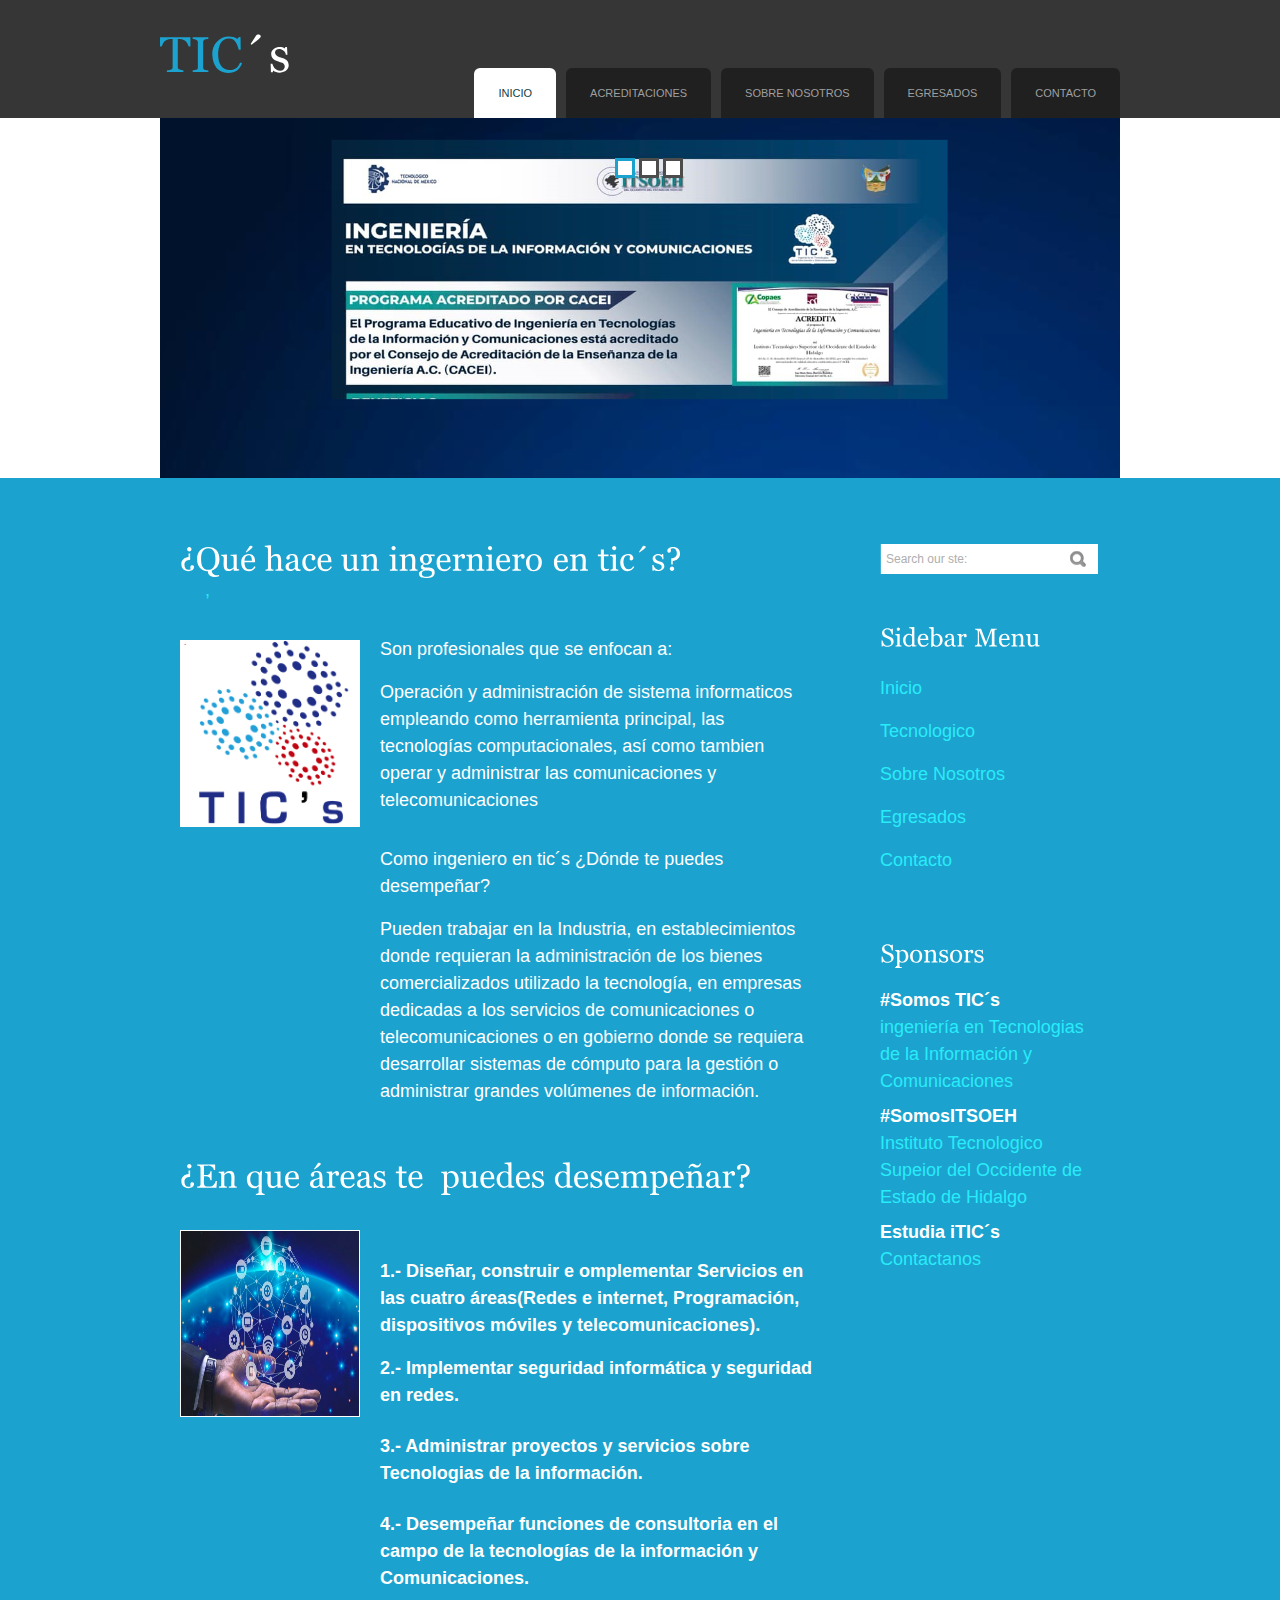
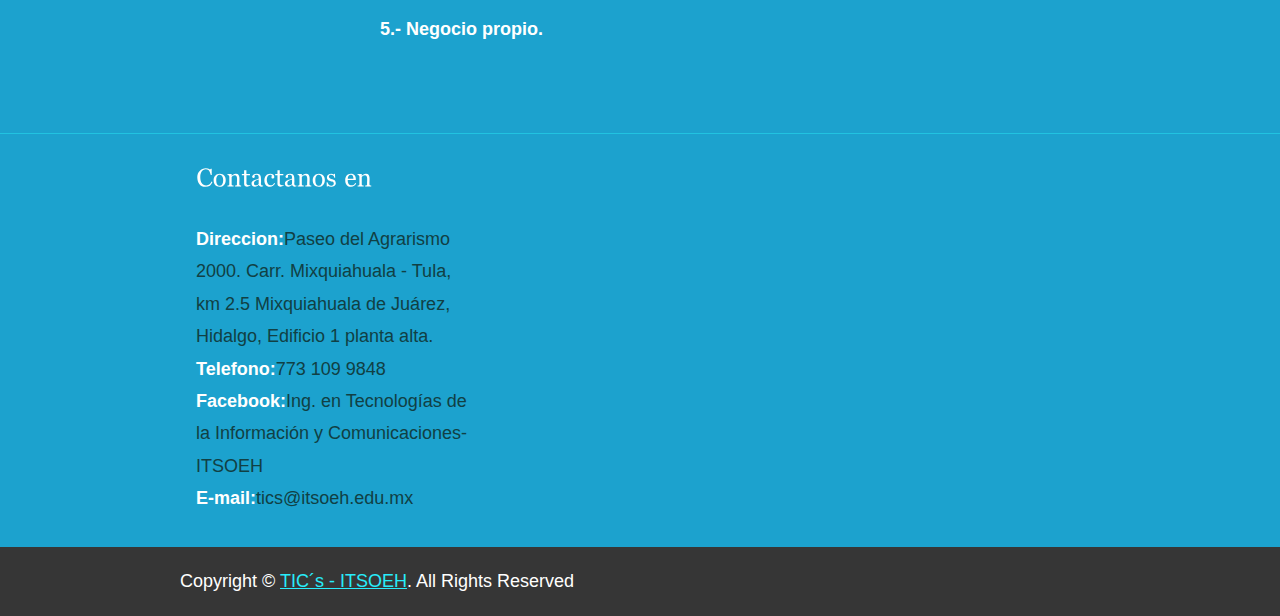
<file: index.html>
<!DOCTYPE html PUBLIC "-//W3C//DTD XHTML 1.0 Transitional//EN" "http://www.w3.org/TR/xhtml1/DTD/xhtml1-transitional.dtd">
<html xmlns="http://www.w3.org/1999/xhtml">
<head>
<title>TIC´s</title>
<meta http-equiv="Content-Type" content="text/html; charset=utf-8" />
<link href="css/style.css" rel="stylesheet" type="text/css" />
<link rel="stylesheet" type="text/css" href="css/coin-slider.css" />
<script type="text/javascript" src="js/cufon-yui.js"></script>
<script type="text/javascript" src="js/cufon-georgia.js"></script>
<script type="text/javascript" src="js/jquery-1.4.2.min.js"></script>
<script type="text/javascript" src="js/script.js"></script>
<script type="text/javascript" src="js/coin-slider.min.js"></script>
</head>
<body>
<div class="main">
  <div class="header">
    <div class="header_resize">
      <div class="menu_nav">
        <ul>
          <li class="active"><a href="index.html">Inicio<span></span></a></li>
          <li><a href="support.html"><span>Acreditaciones</span></a></li>
          <li><a href="about.html"><span>Sobre Nosotros</span></a></li>
          <li><a href="blog.html"><span>Egresados</span></a></li>
          <li><a href="contact.html"><span>Contacto</span></a></li>
        </ul>
      </div>
      <div class="logo">
        <h1><a href="index.html">TIC<span>´s</span></a></h1>
      </div>
      <div class="clr"></div>
      <div class="slider">
        <div id="coin-slider"> <a href="#"><img src="images/slide1.png" width="960" height="360" alt="" /><span></span></a> <a href="#"><img src="images/slide2.jpg" width="960" height="360" alt="" /><span> </span></a> <a href="#"><img src="images/slide3.png" width="960" height="360" alt="" /><span>  </span></a> </div>
        <div class="clr"></div>
      </div>
      <div class="clr"></div>
    </div>
  </div>
  <div class="content">
    <div class="content_resize">
      <div class="mainbar">
        <div class="article">
          <h2><span>¿Qué hace un ingerniero</span> en tic´s?</h2>
          <a href="#"></a> &nbsp;&nbsp;&nbsp;&nbsp; <a href="#"></a>, <a href="#"></a></p>
          <div class="clr"></div>
          <div class="img"><img src="images/tics.png" width="178" height="185" alt="" class="fl" /></div>
          <div class="post_content" style="color: white;">
            <p>Son profesionales que se enfocan a:
              <p> Operación y administración de sistema informaticos empleando como herramienta principal, las tecnologías computacionales, así como tambien operar y administrar las comunicaciones y telecomunicaciones</p></p>

              <p>Como ingeniero en tic´s ¿Dónde te puedes desempeñar?</p> 
            <p>Pueden trabajar en la Industria, en establecimientos donde requieran la administración de los bienes comercializados utilizado la tecnología, en empresas dedicadas a los servicios de comunicaciones o telecomunicaciones o en gobierno donde se requiera desarrollar sistemas de cómputo para la gestión o administrar grandes volúmenes de información. </p>
                     </div>
          <div class="clr"></div>
        </div>
        <div class="article">
          <h2><span>¿En que áreas te </span> puedes desempeñar?</h2>
          <p class="infopost"> <span class="date"></span> 
          <div class="clr"></div>
          <div class="img"><img src="images/img2.jpg" width="178" height="185" alt="" class="fl" /></div>
          <div class="post_content">
            <p>
              
              
            </p>
            <p><strong>
              <p> 
                1.- Diseñar, construir e omplementar Servicios en las cuatro áreas(Redes e internet, Programación, dispositivos móviles y telecomunicaciones). 
                </p>
                2.- Implementar seguridad informática y seguridad en redes.
                <p>
                </p>
                3.- Administrar proyectos y servicios sobre Tecnologias de la información.
                <p>
                </p>
                4.- Desempeñar funciones de consultoria en el campo de la tecnologías de la información y Comunicaciones.
                <p>
                </p>
                5.- Negocio propio.
                <p>
                   </p>
     
            </strong> </p>
 
          </div>
          <div class="clr"></div>
        </div>
      </div>
      <div class="sidebar">
        <div class="searchform">
          <form id="formsearch" name="formsearch" method="post" action="#">
            <span>
            <input name="editbox_search" class="editbox_search" id="editbox_search" maxlength="80" value="Search our ste:" type="text" />
            </span>
            <input name="button_search" src="images/search.gif" class="button_search" type="image" />
          </form>
        </div>
        <div class="clr"></div>
        <div class="gadget">
          <h2 class="star"><span>Sidebar</span> Menu</h2>
          <div class="clr"></div>
          <ul class="sb_menu">
            <li><a href="#">Inicio</a></li>
            <li><a href="#">Tecnologico</a></li>
            <li><a href="#">Sobre Nosotros</a></li>
            <li><a href="#">Egresados</a></li>
            <li><a href="#">Contacto</a></li>
          </ul>
        </div>
        <div class="gadget">
          <h2 class="star"><span>Sponsors</span></h2>
          <div class="clr"></div>
          <ul class="ex_menu">
            <li><a href="#">#Somos TIC´s</a><br />
              ingeniería en Tecnologias de la Información y Comunicaciones</li>
            <li><a href="#">#SomosITSOEH</a><br />
              Instituto Tecnologico Supeior del Occidente de Estado de Hidalgo</li>
            <li><a href="#">Estudia iTIC´s</a><br />
              Contactanos</li>
        
          </ul>
        </div>
      </div>
      <div class="clr"></div>
    </div>
  </div>
  <div class="fbg">
    <div class="fbg_resize">
      <div class="col c1">
        
      </div>
      <div class="col c2">
        <h2><span>Contactanos</span> en</h2>
        <p class="contact_info"> <span>Direccion:</span> Paseo del Agrarismo 2000. Carr. Mixquiahuala - Tula, km 2.5 Mixquiahuala de Juárez, Hidalgo, Edificio 1 planta alta.<br />
          <span>Telefono:</span> 773 109 9848<br />
          <span>Facebook:</span> Ing. en Tecnologías de la Información y Comunicaciones-ITSOEH <br />
          <span>E-mail:</span>tics@itsoeh.edu.mx 
          
                    </p> 
                </div>
      <div class="col c3">
        
      </div>
      <div class="clr"></div>
    </div>
  </div>
  <div class="footer">
    <div class="footer_resize">
      <p class="lf">Copyright &copy; <a>TIC´s - ITSOEH</a>. All Rights Reserved</p>
      <div style="clear:both;"></div>
    </div>
  </div>
</div>
</body>
</html>
</file>
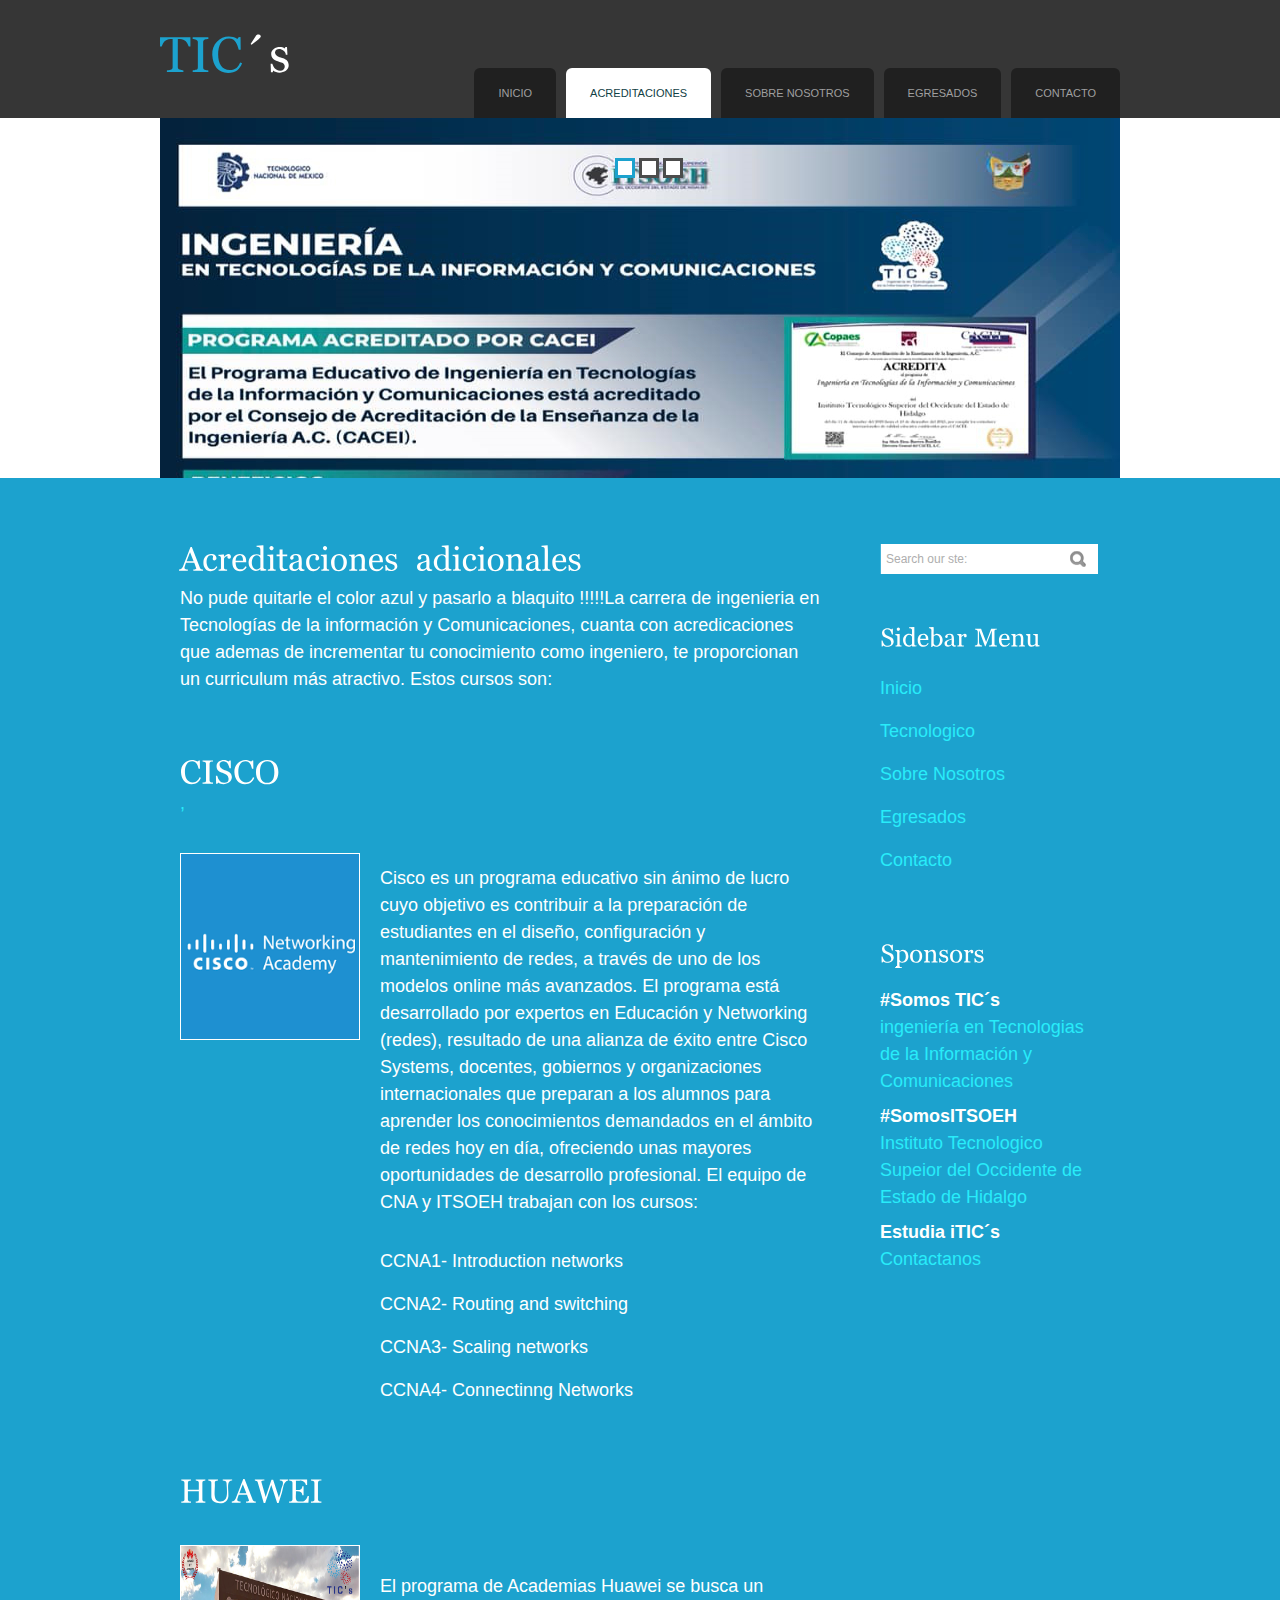
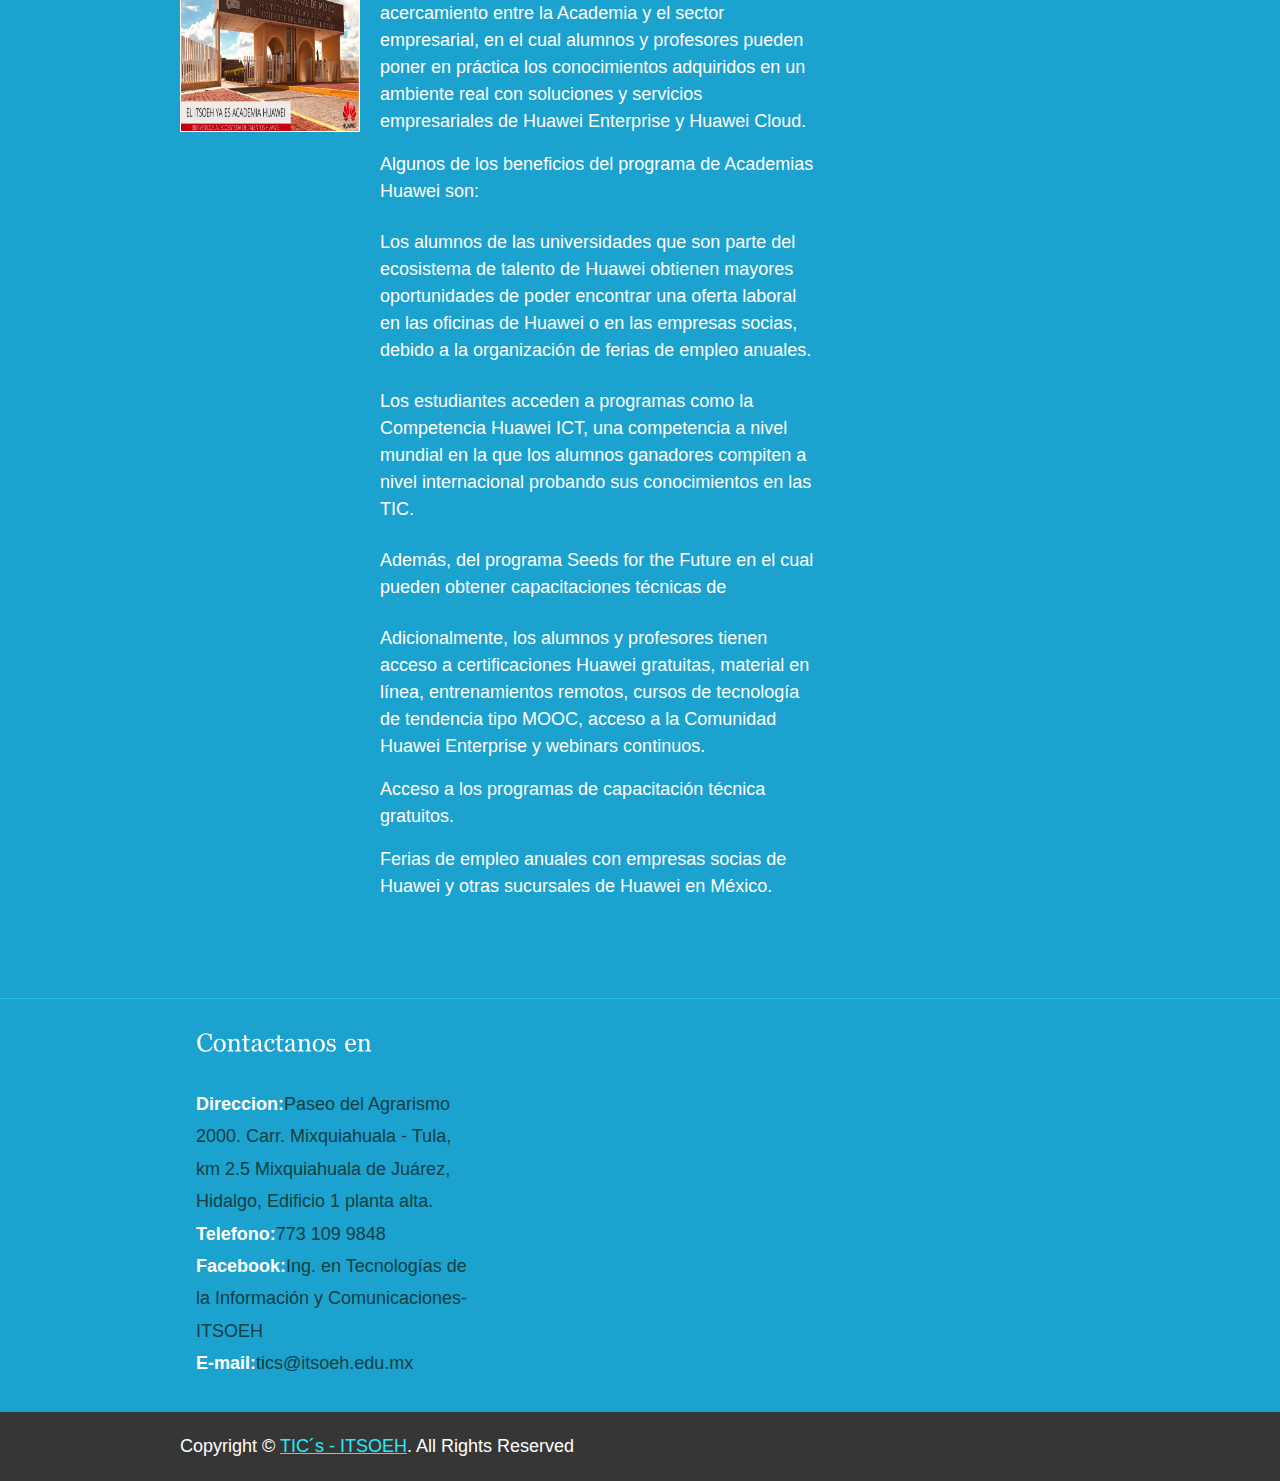
<file: support.html>
<!DOCTYPE html PUBLIC "-//W3C//DTD XHTML 1.0 Transitional//EN" "http://www.w3.org/TR/xhtml1/DTD/xhtml1-transitional.dtd">
<html xmlns="http://www.w3.org/1999/xhtml">
<head>
<title>TIC´s</title>
<meta http-equiv="Content-Type" content="text/html; charset=utf-8" />
<link href="css/style.css" rel="stylesheet" type="text/css" />
<link rel="stylesheet" type="text/css" href="css/coin-slider.css" />
<script type="text/javascript" src="js/cufon-yui.js"></script>
<script type="text/javascript" src="js/cufon-georgia.js"></script>
<script type="text/javascript" src="js/jquery-1.4.2.min.js"></script>
<script type="text/javascript" src="js/script.js"></script>
<script type="text/javascript" src="js/coin-slider.min.js"></script>
</head>
<body>
<div class="main">
  <div class="header">
    <div class="header_resize">
      <div class="menu_nav">
        <ul>
          <li><a href="index.html">Inicio<span></span></a></li>
          <li class="active"><a href="support.html"><span>Acreditaciones</span></a></li>
          <li><a href="about.html"><span>Sobre Nosotros</span></a></li>
          <li><a href="blog.html"><span>Egresados</span></a></li>
          <li><a href="contact.html"><span>Contacto</span></a></li>
        </ul>
      </div>
      <div class="logo">
        <h1><a href="index.html">TIC<span>´s</span></a></h1>
      </div>
      <div class="clr"></div>
      <div class="slider">
        <div id="coin-slider"> 
          <a href="#"><img src="images/slide1.jpg" width="960" height="360" alt="" /><span></span></a> 
          <a href="#"><img src="images/slide2.jpg" width="960" height="360" alt="" /><span> </span></a> 
          <a href="#"><img src="images/slide3.png" width="960" height="360" alt="" /><span>  </span></a> </div>
        <div class="clr"></div>
        <div class="clr"></div>
      </div>
      <div class="clr"></div>
    </div>
  </div>
  <div class="content">
    <div class="content_resize">
      <div class="mainbar">
        <div class="article">
          <h2><span>Acreditaciones </span> adicionales</h2>
          
          <p>No pude quitarle el color azul y pasarlo a blaquito !!!!!La carrera de ingenieria en Tecnologías de la información y Comunicaciones, cuanta con acredicaciones que ademas de incrementar tu conocimiento como ingeniero, te proporcionan un curriculum más atractivo. Estos cursos son: </p>
          <p></p>

        </div>
            <div class="article">
              <h2><span>CISCO</span> </h2>
             </a>, <a href="#"></a></p>
              <div class="clr"></div>
              <div class="img"><img src="images/ciscoac.png" width="178" height="185" alt="" class="fl" /></div>
              <div class="post_content" style="color: white;">
                <p>
                  <p> Cisco es un programa educativo sin ánimo de lucro cuyo objetivo es contribuir a la preparación de estudiantes en el diseño, configuración y mantenimiento de redes, a través de uno de los modelos online más avanzados.

                    El programa está desarrollado por expertos en Educación y Networking (redes), resultado de una alianza de éxito entre Cisco Systems, docentes, gobiernos y organizaciones internacionales que preparan a los alumnos para aprender los conocimientos demandados en el ámbito de redes hoy en día, ofreciendo unas mayores oportunidades de desarrollo profesional.
                    
                    El equipo de CNA y ITSOEH trabajan con los cursos:
                  </p>
                  <p></p>
                <p>CCNA1- Introduction networks</p>
                <p>CCNA2- Routing and switching</p>
                <p>CCNA3- Scaling networks</p>
                <p>CCNA4- Connectinng Networks</p>
                </p>
    
                 
                         </div>
              <div class="clr"></div>
            </div>
            <div class="article">
              <h2><span>HUAWEI</span> </h2>
              <p class="infopost"> <span class="date"></span> 
              <div class="clr"></div>
              <div class="img"><img src="images/tihuawei.png" width="178" height="185" alt="" class="fl" /></div>
              <div class="post_content" style="color: white;">
                <p>
                </p>
                <p>
                  <p> 
                    El programa de Academias Huawei se busca un acercamiento entre la Academia y el sector empresarial, en el cual alumnos y profesores pueden poner en práctica los conocimientos adquiridos en un ambiente real con soluciones y servicios empresariales de Huawei Enterprise y Huawei Cloud.
                    </p>
                    Algunos de los beneficios del programa de Academias Huawei son:
                    <p>
                    </p>
                    Los alumnos de las  universidades  que son parte del ecosistema de talento de Huawei obtienen mayores   oportunidades de poder encontrar una oferta laboral en las  oficinas  de Huawei  o  en las empresas  socias, debido  a la  organización de ferias de empleo anuales.
                    <p>
                    </p>
                    Los estudiantes    acceden  a programas como la Competencia  Huawei  ICT,   una competencia a nivel mundial en la que los   alumnos  ganadores  compiten a nivel internacional probando   sus conocimientos en las  TIC.
                    <p>
                    </p>
                    Además, del programa Seeds  for  the  Future  en  el cual pueden obtener  capacitaciones   técnicas de
                    <p>
                      <p>
                        Adicionalmente,  los  alumnos  y profesores tienen acceso  a certificaciones Huawei  gratuitas,  material en línea,   entrenamientos  remotos,  cursos de tecnología de tendencia   tipo  MOOC, acceso a la Comunidad Huawei  Enterprise y webinars continuos.
                      </p>
                      <p>Acceso a los programas  de capacitación técnica gratuitos.</p>
                      <p>  Ferias de empleo anuales con empresas socias de Huawei y otras sucursales de Huawei en México.</p>
                       </p>
         
                </p>
     
              </div>
              <div class="clr"></div>
      </div>
      </div>
      <div class="sidebar">
        <div class="searchform">
          <form id="formsearch" name="formsearch" method="post" action="#">
            <span>
            <input name="editbox_search" class="editbox_search" id="editbox_search" maxlength="80" value="Search our ste:" type="text" />
            </span>
            <input name="button_search" src="images/search.gif" class="button_search" type="image" />
          </form>
        </div>
        <div class="clr"></div>
        <div class="gadget">
          <h2 class="star"><span>Sidebar</span> Menu</h2>
          <div class="clr"></div>
          <ul class="sb_menu">
            <li><a href="#">Inicio</a></li>
            <li><a href="#">Tecnologico</a></li>
            <li><a href="#">Sobre Nosotros</a></li>
            <li><a href="#">Egresados</a></li>
            <li><a href="#">Contacto</a></li>
          </ul>
        </div>
        <div class="gadget">
          <h2 class="star"><span>Sponsors</span></h2>
          <div class="clr"></div>
          <ul class="ex_menu">
            <li><a href="#">#Somos TIC´s</a><br />
              ingeniería en Tecnologias de la Información y Comunicaciones</li>
            <li><a href="#">#SomosITSOEH</a><br />
              Instituto Tecnologico Supeior del Occidente de Estado de Hidalgo</li>
            <li><a href="#">Estudia iTIC´s</a><br />
              Contactanos</li>
          </ul>
        </div>
      </div>
      <div class="clr"></div>
    </div>
  </div>
  <div class="fbg">
    <div class="fbg_resize">
      <div class="col c1">
        
      </div>
      <div class="col c2">
        <h2><span>Contactanos</span> en</h2>
        <p class="contact_info"> 
          <span>Direccion:</span> Paseo del Agrarismo 2000. Carr. Mixquiahuala - Tula, km 2.5 Mixquiahuala de Juárez, Hidalgo, Edificio 1 planta alta.<br />
          <span>Telefono:</span> 773 109 9848<br />
          <span>Facebook:</span> Ing. en Tecnologías de la Información y Comunicaciones-ITSOEH<br />
          <span>E-mail:</span> <a href="#"></a>tics@itsoeh.edu.mx</a> </p>
      </div>
      <div class="col c3">
        
      </div>
      <div class="clr"></div>
    </div>
  </div>
  <div class="footer">
    <div class="footer_resize">
      <p class="lf">Copyright &copy; <a href="#">TIC´s - ITSOEH</a>. All Rights Reserved</p>
      <div style="clear:both;"></div>
    </div>
  </div>
</div>
</body>
</html>
</file>
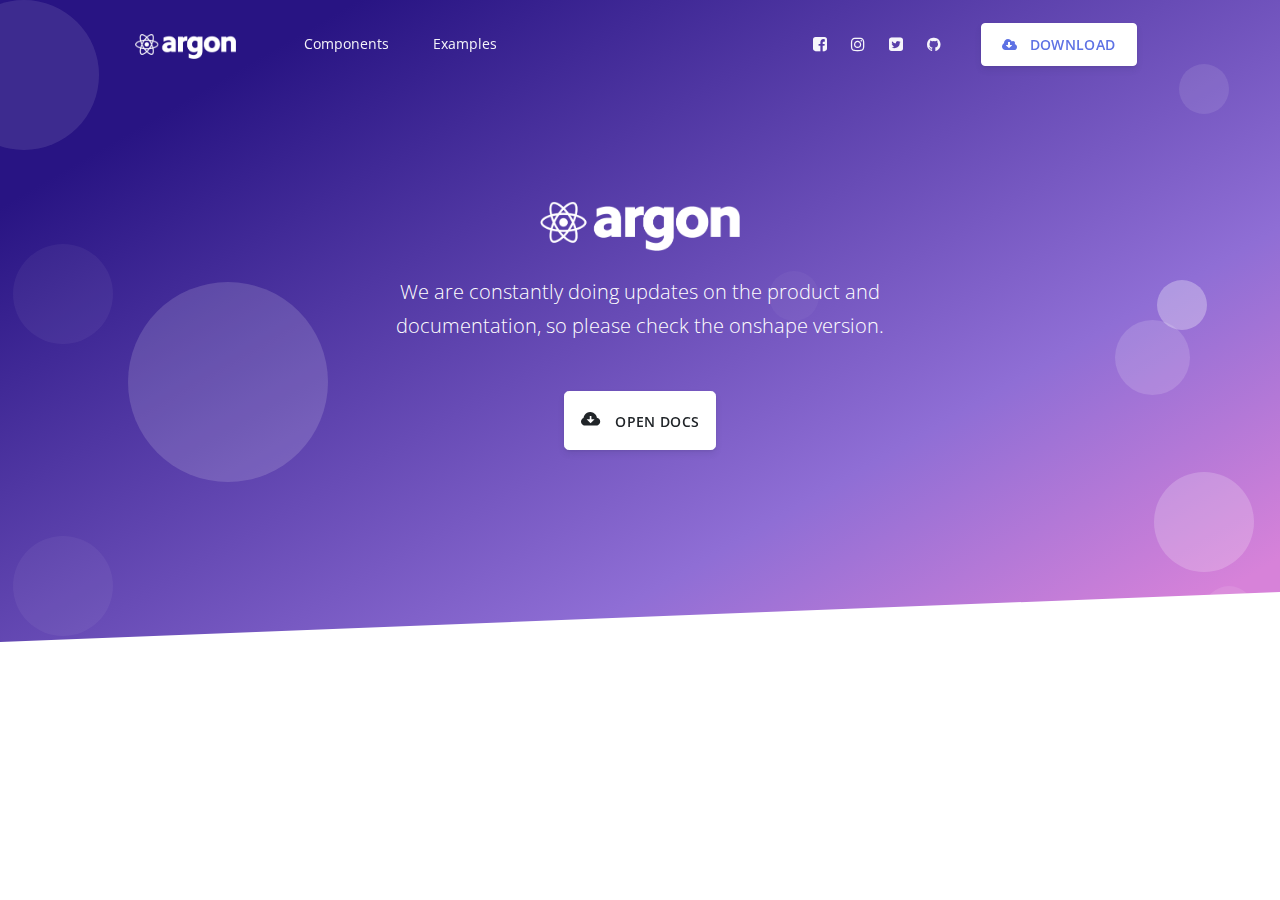
<file: argon-design-system-react-master/Documentation/documentation.html>
<!--
/*!

=========================================================
* Argon Design System React - v1.1.0
=========================================================

* Product Page: https://www.creative-tim.com/product/argon-design-system-react
* Copyright 2020 Creative Tim (https://www.creative-tim.com)
* Licensed under MIT (https://github.com/creativetimofficial/argon-design-system-react/blob/master/LICENSE.md)

* Coded by Creative Tim

=========================================================

* The above copyright notice and this permission notice shall be included in all copies or substantial portions of the Software.

*/
-->
<!DOCTYPE html>
<html>
  <head>
    <meta charset="utf-8" />
    <meta
      name="viewport"
      content="width=device-width, initial-scale=1, shrink-to-fit=no"
    />
    <meta
      name="description"
      content="Start your development with a Design System for Bootstrap 4, React and Reactstrap."
    />
    <meta name="author" content="Creative Tim" />
    <title>
      Argon Design System React - Free Design System for Bootstrap 4
    </title>
    <!-- Favicon -->
    <link
      href="../src/assets/img/brand/favicon.png"
      rel="icon"
      type="image/png"
    />
    <!-- Fonts -->
    <link
      href="https://fonts.googleapis.com/css?family=Open+Sans:300,400,600,700"
      rel="stylesheet"
    />
    <!-- Icons -->
    <link href="../src/assets/vendor/nucleo/css/nucleo.css" rel="stylesheet" />
    <link
      href="../src/assets/vendor/font-awesome/css/font-awesome.min.css"
      rel="stylesheet"
    />
    <!-- Argon CSS -->
    <link
      type="text/css"
      href="../src/assets/css/argon-design-system-react.css?v=1.1.0"
      rel="stylesheet"
    />
  </head>

  <body>
    <header class="header-global">
      <nav
        id="navbar-main"
        class="navbar navbar-main navbar-expand-lg navbar-transparent navbar-light headroom"
      >
        <div class="container">
          <a class="navbar-brand mr-lg-5" href="../index.html">
            <img src="../src/assets/img/brand/argon-react-white.png" />
          </a>
          <button
            class="navbar-toggler"
            type="button"
            data-toggle="collapse"
            data-target="#navbar_global"
            aria-controls="navbar_global"
            aria-expanded="false"
            aria-label="Toggle navigation"
          >
            <span class="navbar-toggler-icon"></span>
          </button>
          <div class="navbar-collapse collapse" id="navbar_global">
            <div class="navbar-collapse-header">
              <div class="row">
                <div class="col-6 collapse-brand">
                  <a href="../index.html">
                    <img src="../src/assets/img/brand/blue.png" />
                  </a>
                </div>
                <div class="col-6 collapse-close">
                  <button
                    type="button"
                    class="navbar-toggler"
                    data-toggle="collapse"
                    data-target="#navbar_global"
                    aria-controls="navbar_global"
                    aria-expanded="false"
                    aria-label="Toggle navigation"
                  >
                    <span></span> <span></span>
                  </button>
                </div>
              </div>
            </div>
            <ul class="navbar-nav navbar-nav-hover align-items-lg-center">
              <li class="nav-item dropdown">
                <a
                  href="#"
                  class="nav-link"
                  data-toggle="dropdown"
                  href="#"
                  role="button"
                >
                  <i class="ni ni-ui-04 d-lg-none"></i>
                  <span class="nav-link-inner--text">Components</span>
                </a>
                <div class="dropdown-menu dropdown-menu-xl">
                  <div class="dropdown-menu-inner">
                    <a
                      href="https://demos.creative-tim.com/argon-design-system-react/#/documentation/overview?ref=adsr-static-docs"
                      class="media d-flex align-items-center"
                    >
                      <div
                        class="icon icon-shape bg-gradient-primary rounded-circle text-white"
                      >
                        <i class="ni ni-spaceship"></i>
                      </div>
                      <div class="media-body ml-3">
                        <h6 class="heading text-primary mb-md-1">
                          Getting started
                        </h6>
                        <p class="description d-none d-md-inline-block mb-0">
                          Learn how to use Argon compiling Scss, change brand
                          colors and more.
                        </p>
                      </div>
                    </a>
                    <a
                      href="https://demos.creative-tim.com/argon-design-system-react/#/documentation/colors?ref=adsr-static-docs"
                      class="media d-flex align-items-center"
                    >
                      <div
                        class="icon icon-shape bg-gradient-success rounded-circle text-white"
                      >
                        <i class="ni ni-palette"></i>
                      </div>
                      <div class="media-body ml-3">
                        <h6 class="heading text-primary mb-md-1">Foundation</h6>
                        <p class="description d-none d-md-inline-block mb-0">
                          Learn more about colors, typography, icons and the
                          grid system we used for Argon.
                        </p>
                      </div>
                    </a>
                    <a
                      href="https://demos.creative-tim.com/argon-design-system-react/#/documentation/alerts?ref=adsr-static-docs"
                      class="media d-flex align-items-center"
                    >
                      <div
                        class="icon icon-shape bg-gradient-warning rounded-circle text-white"
                      >
                        <i class="ni ni-ui-04"></i>
                      </div>
                      <div class="media-body ml-3">
                        <h5 class="heading text-warning mb-md-1">Components</h5>
                        <p class="description d-none d-md-inline-block mb-0">
                          Browse our 50 beautiful handcrafted components offered
                          in the Free version.
                        </p>
                      </div>
                    </a>
                  </div>
                </div>
              </li>
              <li class="nav-item dropdown">
                <a
                  href="#"
                  class="nav-link"
                  data-toggle="dropdown"
                  href="#"
                  role="button"
                >
                  <i class="ni ni-collection d-lg-none"></i>
                  <span class="nav-link-inner--text">Examples</span>
                </a>
                <div class="dropdown-menu">
                  <a href="../examples/landing.html" class="dropdown-item"
                    >Landing</a
                  >
                  <a href="../examples/profile.html" class="dropdown-item"
                    >Profile</a
                  >
                  <a href="../examples/login.html" class="dropdown-item"
                    >Login</a
                  >
                  <a href="../examples/register.html" class="dropdown-item"
                    >Register</a
                  >
                </div>
              </li>
            </ul>
            <ul class="navbar-nav align-items-lg-center ml-lg-auto">
              <li class="nav-item">
                <a
                  class="nav-link nav-link-icon"
                  href="https://www.facebook.com/creativetim"
                  target="_blank"
                  data-toggle="tooltip"
                  title="Like us on Facebook"
                >
                  <i class="fa fa-facebook-square"></i>
                  <span class="nav-link-inner--text d-lg-none">Facebook</span>
                </a>
              </li>
              <li class="nav-item">
                <a
                  class="nav-link nav-link-icon"
                  href="https://www.instagram.com/creativetimofficial"
                  target="_blank"
                  data-toggle="tooltip"
                  title="Follow us on Instagram"
                >
                  <i class="fa fa-instagram"></i>
                  <span class="nav-link-inner--text d-lg-none">Instagram</span>
                </a>
              </li>
              <li class="nav-item">
                <a
                  class="nav-link nav-link-icon"
                  href="https://twitter.com/creativetim"
                  target="_blank"
                  data-toggle="tooltip"
                  title="Follow us on Twitter"
                >
                  <i class="fa fa-twitter-square"></i>
                  <span class="nav-link-inner--text d-lg-none">Twitter</span>
                </a>
              </li>
              <li class="nav-item">
                <a
                  class="nav-link nav-link-icon"
                  href="https://github.com/creativetimofficial/argon-design-system-react"
                  target="_blank"
                  data-toggle="tooltip"
                  title="Star us on Github"
                >
                  <i class="fa fa-github"></i>
                  <span class="nav-link-inner--text d-lg-none">Github</span>
                </a>
              </li>
              <li class="nav-item d-none d-lg-block ml-lg-4">
                <a
                  href="https://www.creative-tim.com/product/argon-design-system-react?ref=adsr-static-docs"
                  target="_blank"
                  class="btn btn-neutral btn-icon"
                >
                  <span class="btn-inner--icon">
                    <i class="fa fa-cloud-download mr-2"></i>
                  </span>
                  <span class="nav-link-inner--text">Download</span>
                </a>
              </li>
            </ul>
          </div>
        </div>
      </nav>
    </header>
    <main>
      <div class="position-relative">
        <section class="section section-lg section-hero section-shaped">
          <!-- Background circles -->
          <div class="shape shape-style-1 shape-primary">
            <span class="span-150"></span> <span class="span-50"></span>
            <span class="span-50"></span> <span class="span-75"></span>
            <span class="span-100"></span> <span class="span-75"></span>
            <span class="span-50"></span> <span class="span-100"></span>
            <span class="span-50"></span> <span class="span-100"></span>
          </div>
          <div
            class="container shape-container d-flex align-items-center py-lg"
          >
            <div class="col px-0">
              <div class="row align-items-center justify-content-center">
                <div class="col-lg-6 text-center">
                  <img
                    src="../src/assets/img/brand/argon-react-white.png"
                    style="width: 200px;"
                    class="img-fluid"
                  />
                  <p class="lead text-white">
                    We are constantly doing updates on the product and
                    documentation, so please check the onshape version.
                  </p>
                  <div class="btn-wrapper mt-5">
                    <a
                      href="https://demos.creative-tim.com/argon-design-system-react/#/documentation/overview?ref=adsr-static-docs"
                      class="btn btn-lg btn-white btn-icon mb-3 mb-sm-0"
                    >
                      <span class="btn-inner--icon"
                        ><i class="ni ni-cloud-download-95"></i
                      ></span>
                      <span class="btn-inner--text">Open Docs</span>
                    </a>
                  </div>
                </div>
              </div>
            </div>
          </div>
          <!-- SVG separator -->
          <div class="separator separator-bottom separator-skew zindex-100">
            <svg
              x="0"
              y="0"
              viewBox="0 0 2560 100"
              preserveAspectRatio="none"
              version="1.1"
              xmlns="http://www.w3.org/2000/svg"
            >
              <polygon
                class="fill-white"
                points="2560 0 2560 100 0 100"
              ></polygon>
            </svg>
          </div>
        </section>
      </div>
    </main>
    <!-- Core -->
    <script
      src="https://code.jquery.com/jquery-3.3.1.slim.min.js"
      integrity="sha384-q8i/X+965DzO0rT7abK41JStQIAqVgRVzpbzo5smXKp4YfRvH+8abtTE1Pi6jizo"
      crossorigin="anonymous"
    ></script>
    <script
      src="https://cdnjs.cloudflare.com/ajax/libs/popper.js/1.14.7/umd/popper.min.js"
      integrity="sha384-UO2eT0CpHqdSJQ6hJty5KVphtPhzWj9WO1clHTMGa3JDZwrnQq4sF86dIHNDz0W1"
      crossorigin="anonymous"
    ></script>
    <script
      src="https://stackpath.bootstrapcdn.com/bootstrap/4.3.1/js/bootstrap.min.js"
      integrity="sha384-JjSmVgyd0p3pXB1rRibZUAYoIIy6OrQ6VrjIEaFf/nJGzIxFDsf4x0xIM+B07jRM"
      crossorigin="anonymous"
    ></script>
  </body>
</html>
</file>
<file: css/style.css>
/* Design by http://www.dreamtemplate.com */
@charset "utf-8";
body {
	margin:0;
	padding:0;
	width:100%;
	color:#28ecfa;
	font:normal 18px/1.5em "Liberation sans", Arial, Helvetica, sans-serif;
	background:#1ca2ce url(../images/main_bg.gif) repeat-x left top;
}
html, .main {
	padding:0;
	margin:0;
}
.main {
}
.clr {
	clear:both;
	padding:0;
	margin:0;
	width:100%;
	font-size:0;
	line-height:0;
}
h2 {
	margin:8px 0;
	padding:8px 0;
	font-size:25px;
	font-weight:normal;
	color:#353c46;
}
p {
	margin:8px 0;
	padding:0 0 8px 0;
}
a {
	color:#fffffe;
	text-decoration:underline;
}
.header, .content, .menu_nav, .fbg, .footer, form, ol, ol li, ul, .content .mainbar, .content .sidebar {
	margin:0;
	padding:0;
}
.header {
}
.header_resize {
	margin:0 auto;
	padding:0 0 32px;
	width:960px;
}
.logo {
	padding:0;
	float:left;
	width:auto;
	height:118px;
}
h1 {
	margin:0;
	padding:32px 0 0;
	font-size:50px;
	font-weight:normal;
	line-height:1.2em;
	text-transform:none;
}
h1 a, h1 a:hover {
	color:#1ca2ce;
	text-decoration:none;
}
h1 span {
	color:#fff;
}
h1 small {
	display:block;
	margin:-4px 0;
	padding-left:160px;
	font-size:20px;
	line-height:1.2em;
	letter-spacing:normal;
	text-transform:none;
	color:#0e1445;
}
.slider {
	padding:0;
}
.rss {
	padding:18px 20px 0 0;
	float:right;
	width:auto;
}
.rss p {
	margin:0;
	padding:0;
	float:right;
	width:auto;
	color:#fff;
	font-size:13px;
	line-height:1.5em;
	font-weight:bold;
}
.rss a {
	color:#fff;
	text-decoration:none;
}
.rss a:hover {
	text-decoration:underline;
}
.rss img {
	margin:-3px 0 -3px 6px;
	border:none;
}
.menu_nav {
	margin:0 auto;
	padding:68px 0 0;
	height:50px;
	float:right;
}
.menu_nav ul {
	list-style:none;
	padding:0;
	height:50px;
	float:left;
}
.menu_nav ul li {
	margin:0;
	padding:0 0 0 10px;
	float:left;
}
.menu_nav ul li a {
	display:block;
	margin:0;
	padding:17px 24px;
	font-size:11px;
	line-height:16px;
	font-weight:normal;
	color:#9f9f9f;
	text-decoration:none;
	text-transform:uppercase;
	text-align:center;
	background:#202020;
}
.menu_nav ul li.active a, .menu_nav ul li a:hover {
	text-decoration:none;
	color:#114044;
	background:#fff;
}
.content {
	padding:0;
}
.content_resize {
	margin:0 auto;
	padding:18px 0;
	width:960px;
}
.content .mainbar {
	margin:0;
	padding:0;
	float:left;
	width:660px;
}
.content .mainbar h2 {
	margin-bottom:0;
	padding-bottom:0;
	font-size:33px;
	line-height:1.2em;
	color:#fffffe;
}
.content .mainbar div.img {
	padding:12px 0 0;
	float:left;
}
.content .mainbar img {
}
.content .mainbar img.fl {
	margin:0;
	padding:0;
	background:#fff;
	border:1px solid #fffffe;
}
.content .mainbar .article {
	margin:0 0 32px;
	padding:0 0 0 20px;
}
.article p{
	color: white;
}
.img-center{
	text-align: center;
}
.content .mainbar .post_content {
	float:right;
	width:440px;
}
.content .mainbar .post_content strong {
	color:#fffffe;
}
.content .sidebar {
	padding:0;
	float:right;
	width:260px;
}
.content .sidebar .gadget {
	margin:0 0 12px;
	padding:8px 20px 24px;
}
.content .sidebar h2 {
	color:#fffffe;
	text-transform:none;
}
ul.sb_menu, ul.ex_menu {
	margin:0;
	padding:0;
	list-style:none;
	color:#28ecfa;
}
ul.sb_menu li, ul.ex_menu li {
	margin:0;
}
ul.sb_menu li {
	padding:8px 0;
	width:220px;
}
ul.ex_menu li {
	padding:4px 0;
}
ul.sb_menu li a {
	color:#28ecfa;
	text-decoration:none;
	margin-left:-16px;
	padding:4px 8px 4px 16px;
}
ul.ex_menu li a {
	font-weight:bold;
	color:#fffffe;
	text-decoration:none;
}
ul.sb_menu li a:hover, ul.ex_menu li a:hover {
	color:#fffffe;
	font-weight:bold;
	text-decoration:underline;
}
p.spec {
	padding:0 0 16px;
}
p.infopost {
	margin-bottom:8px;
	padding:0 0 8px;
	color:#114044;
}
p.infopost a {
	padding:0 2px;
	color:#114044;
	text-decoration:underline;
}
.content .mainbar a.com {
	margin:0;
	padding:2px 0;
	float:left;
	font-size:16px;
	line-height:22px;
	font-weight:normal;
	text-decoration:none;
	color:#fffffe;
}
.content .mainbar a.com:hover {
	text-decoration:none;
}
.content .mainbar a.com span {
	padding-left:4px;
	font-weight:normal;
	color:#fffffe;
}
.content .mainbar a.rm {
	float:left;
	margin:0 16px 16px 0;
	padding:5px 16px 5px 0;
	font-size:16px;
	line-height:22px;
	font-weight:normal;
	text-transform:none;
	color:#fffffe;
	text-decoration:none;
	text-align:center;
	background:url(../images/readmore.gif) no-repeat right center;
}
.content p.pages {
	margin:0;
	padding:24px 0 24px 20px;
	font-size:11px;
	color:#28ecfa;
	text-align:left;
}
.content p.pages span, .content p.pages a {
	padding:8px 12px;
	text-decoration:none;
	background:#fffffe;
	border:1px solid #28ecfa;
}
.content p.pages span, .content p.pages a:hover {
	color:#fff;
	background:#363636;
	border:1px solid #363636;
}
.content p.pages a {
	color:#6e6e6e;
}
.content p.pages small {
	font-size:12px;
	float:right;
}
.content .mainbar .comment {
	margin:0;
	padding:16px 0 0 0;
}
.content .mainbar .comment img.userpic {
	border:1px solid #dedede;
	margin:10px 16px 0 0;
	padding:0;
	float:left;
}
.fbg {
	border-top:1px solid #21c3e1;
}
.fbg_resize {
	margin:0 auto;
	width:920px;
	padding:16px 20px;
	color:#114044;
}
.fbg h2 {
	color:#fffffe;
	padding-bottom:24px;
}
.fbg img.gal {
	margin:0 8px 8px 0;
	padding:0;
	border:none;
}
.fbg .col {
	margin:0;
	float:left;
}
.fbg .c1 {
	padding:0 16px 0 0;
	width:280px;
}
.fbg .c2 {
	padding:0 36px 0 16px;
	width:280px;
}
.fbg .c3 {
	padding:0 0 0 16px;
	width:274px;
}
.fbg .fbg_ul {
	margin:0;
	padding:0;
	list-style:none;
}
.fbg .fbg_ul li {
	margin:0;
	padding:0;
	list-style:none;
}
.fbg .fbg_ul li a {
	display:block;
	margin:0;
	padding:2px 0 2px 12px;
	color:#114044;
	text-decoration:none;
	background:url(../images/li.gif) no-repeat left center;
}
.fbg .fbg_ul li a:hover {
	color:#fffffe;
	text-decoration:underline;
}
.fbg p.contact_info {
	line-height:1.8em;
}
.fbg p.contact_info a {
	color:#fffffe;
	text-decoration:underline;
}
.fbg p.contact_info span {
	
	display: flex;
	float:left;
	/* width:90px; */
	font-weight:bold;
	color:#fffffe;
}
ol {
	list-style:none;
}
ol li {
	display:block;
	clear:both;
}
ol li label {
	display:block;
	margin:0;
	padding:16px 0 0 0;
}
ol li input.text {
	width:480px;
	border:1px solid #c0c0c0;
	margin:0;
	padding:5px 2px;
	height:16px;
	background-color:#fff;
}
ol li textarea {
	width:480px;
	border:1px solid #c0c0c0;
	margin:0;
	padding:2px;
	background-color:#fff;
}
ol li .send {
	margin:16px 0 0 0;
}
.searchform {
	
	margin:0 0 12px;
	padding:0;
	float:left;
}
#formsearch {
	margin:0;
	padding:16px 20px;
	width:auto;
	height:30px;
}
#formsearch span {
	display:block;
	margin:0;
	padding:0;
	float:left;
	background:url(../images/search_bg.gif) no-repeat left top;
}
#formsearch input.editbox_search {
	margin:0;
	padding:8px 6px;
	float:left;
	width:174px;
	font-size:12px;
	line-height:14px;
	color:#aeaeae;
	background:none;
	outline:none;
	border:none;
}
#formsearch input.button_search {
	margin:0;
	padding:0;
	border:none;
	float:left;
}
.footer {
	background:#363636;
}
.footer_resize {
	margin:0 auto;
	padding:0 20px;
	width:920px;
	line-height:1.5em;
	color:#fffffe;
}
.footer_resize p {
	margin:24px 0;
	padding:0;
	line-height:normal;
	white-space:nowrap;
	text-indent:inherit;
}
.footer_resize a {
	color:#28ecfa;
	font-weight:normal;
	margin:0;
	padding:0;
	border:none;
	text-decoration:underline;
	background-color:transparent;
}
.footer_resize a:hover {
	color:#28ecfa;
	background-color:transparent;
	text-decoration:none;
}
.footer_resize .lf {
	float:left;
}
.footer_resize .rf {
	float:right;
}
a {
	outline:none;
}
</file>
<file: argon-design-system-react-master/src/assets/vendor/nucleo/css/nucleo.css>
/*--------------------------------

hermes-dashboard-icons Web Font - built using nucleoapp.com
License - nucleoapp.com/license/

-------------------------------- */
@font-face {
  font-family: 'NucleoIcons';
  src: url('../fonts/nucleo-icons.eot');
  src: url('../fonts/nucleo-icons.eot') format('embedded-opentype'), url('../fonts/nucleo-icons.woff2') format('woff2'), url('../fonts/nucleo-icons.woff') format('woff'), url('../fonts/nucleo-icons.ttf') format('truetype'), url('../fonts/nucleo-icons.svg') format('svg');
  font-weight: normal;
  font-style: normal;
}
/*------------------------
    base class definition
-------------------------*/
.ni {
  display: inline-block;
  font: normal normal normal 14px/1 NucleoIcons;
  font-size: inherit;
  text-rendering: auto;
  -webkit-font-smoothing: antialiased;
  -moz-osx-font-smoothing: grayscale;
}
/*------------------------
  change icon size
-------------------------*/
.ni-lg {
  font-size: 1.33333333em;
  line-height: 0.75em;
  vertical-align: -15%;
}
.ni-2x {
  font-size: 2em;
}
.ni-3x {
  font-size: 3em;
}
.ni-4x {
  font-size: 4em;
}
.ni-5x {
  font-size: 5em;
}

/*----------------------------------
  add a square/circle background
-----------------------------------*/
.ni.square,
.ni.circle {
  padding: 0.33333333em;
  vertical-align: -16%;
  background-color: #eee;
}
.ni.circle {
  border-radius: 50%;
}
/*------------------------
  list icons
-------------------------*/
.ni-ul {
  padding-left: 0;
  margin-left: 2.14285714em;
  list-style-type: none;
}
.ni-ul > li {
  position: relative;
}
.ni-ul > li > .ni {
  position: absolute;
  left: -1.57142857em;
  top: 0.14285714em;
  text-align: center;
}
.ni-ul > li > .ni.lg {
  top: 0;
  left: -1.35714286em;
}
.ni-ul > li > .ni.circle,
.ni-ul > li > .ni.square {
  top: -0.19047619em;
  left: -1.9047619em;
}
/*------------------------
  spinning icons
-------------------------*/
.ni.spin {
  -webkit-animation: nc-spin 2s infinite linear;
  -moz-animation: nc-spin 2s infinite linear;
  animation: nc-spin 2s infinite linear;
}
@-webkit-keyframes nc-spin {
  0% {
    -webkit-transform: rotate(0deg);
  }
  100% {
    -webkit-transform: rotate(360deg);
  }
}
@-moz-keyframes nc-spin {
  0% {
    -moz-transform: rotate(0deg);
  }
  100% {
    -moz-transform: rotate(360deg);
  }
}
@keyframes nc-spin {
  0% {
    -webkit-transform: rotate(0deg);
    -moz-transform: rotate(0deg);
    -ms-transform: rotate(0deg);
    -o-transform: rotate(0deg);
    transform: rotate(0deg);
  }
  100% {
    -webkit-transform: rotate(360deg);
    -moz-transform: rotate(360deg);
    -ms-transform: rotate(360deg);
    -o-transform: rotate(360deg);
    transform: rotate(360deg);
  }
}
/*------------------------
  rotated/flipped icons
-------------------------*/
.ni.rotate-90 {
  filter: progid:DXImageTransform.Microsoft.BasicImage(rotation=1);
  -webkit-transform: rotate(90deg);
  -moz-transform: rotate(90deg);
  -ms-transform: rotate(90deg);
  -o-transform: rotate(90deg);
  transform: rotate(90deg);
}
.ni.rotate-180 {
  filter: progid:DXImageTransform.Microsoft.BasicImage(rotation=2);
  -webkit-transform: rotate(180deg);
  -moz-transform: rotate(180deg);
  -ms-transform: rotate(180deg);
  -o-transform: rotate(180deg);
  transform: rotate(180deg);
}
.ni.rotate-270 {
  filter: progid:DXImageTransform.Microsoft.BasicImage(rotation=3);
  -webkit-transform: rotate(270deg);
  -moz-transform: rotate(270deg);
  -ms-transform: rotate(270deg);
  -o-transform: rotate(270deg);
  transform: rotate(270deg);
}
.ni.flip-y {
  filter: progid:DXImageTransform.Microsoft.BasicImage(rotation=0);
  -webkit-transform: scale(-1, 1);
  -moz-transform: scale(-1, 1);
  -ms-transform: scale(-1, 1);
  -o-transform: scale(-1, 1);
  transform: scale(-1, 1);
}
.ni.flip-x {
  filter: progid:DXImageTransform.Microsoft.BasicImage(rotation=2);
  -webkit-transform: scale(1, -1);
  -moz-transform: scale(1, -1);
  -ms-transform: scale(1, -1);
  -o-transform: scale(1, -1);
  transform: scale(1, -1);
}
/*------------------------
    font icons
-------------------------*/

.ni-active-40::before {
    content: "\ea02";
}

.ni-air-baloon::before {
    content: "\ea03";
}

.ni-album-2::before {
    content: "\ea04";
}

.ni-align-center::before {
    content: "\ea05";
}

.ni-align-left-2::before {
    content: "\ea06";
}

.ni-ambulance::before {
    content: "\ea07";
}

.ni-app::before {
    content: "\ea08";
}

.ni-archive-2::before {
    content: "\ea09";
}

.ni-atom::before {
    content: "\ea0a";
}

.ni-badge::before {
    content: "\ea0b";
}

.ni-bag-17::before {
    content: "\ea0c";
}

.ni-basket::before {
    content: "\ea0d";
}

.ni-bell-55::before {
    content: "\ea0e";
}

.ni-bold-down::before {
    content: "\ea0f";
}

.ni-bold-left::before {
    content: "\ea10";
}

.ni-bold-right::before {
    content: "\ea11";
}

.ni-bold-up::before {
    content: "\ea12";
}

.ni-bold::before {
    content: "\ea13";
}

.ni-book-bookmark::before {
    content: "\ea14";
}

.ni-books::before {
    content: "\ea15";
}

.ni-box-2::before {
    content: "\ea16";
}

.ni-briefcase-24::before {
    content: "\ea17";
}

.ni-building::before {
    content: "\ea18";
}

.ni-bulb-61::before {
    content: "\ea19";
}

.ni-bullet-list-67::before {
    content: "\ea1a";
}

.ni-bus-front-12::before {
    content: "\ea1b";
}

.ni-button-pause::before {
    content: "\ea1c";
}

.ni-button-play::before {
    content: "\ea1d";
}

.ni-button-power::before {
    content: "\ea1e";
}

.ni-calendar-grid-58::before {
    content: "\ea1f";
}

.ni-camera-compact::before {
    content: "\ea20";
}

.ni-caps-small::before {
    content: "\ea21";
}

.ni-cart::before {
    content: "\ea22";
}

.ni-chart-bar-32::before {
    content: "\ea23";
}

.ni-chart-pie-35::before {
    content: "\ea24";
}

.ni-chat-round::before {
    content: "\ea25";
}

.ni-check-bold::before {
    content: "\ea26";
}

.ni-circle-08::before {
    content: "\ea27";
}

.ni-cloud-download-95::before {
    content: "\ea28";
}

.ni-cloud-upload-96::before {
    content: "\ea29";
}

.ni-compass-04::before {
    content: "\ea2a";
}

.ni-controller::before {
    content: "\ea2b";
}

.ni-credit-card::before {
    content: "\ea2c";
}

.ni-curved-next::before {
    content: "\ea2d";
}

.ni-delivery-fast::before {
    content: "\ea2e";
}

.ni-diamond::before {
    content: "\ea2f";
}

.ni-email-83::before {
    content: "\ea30";
}

.ni-fat-add::before {
    content: "\ea31";
}

.ni-fat-delete::before {
    content: "\ea32";
}

.ni-fat-remove::before {
    content: "\ea33";
}

.ni-favourite-28::before {
    content: "\ea34";
}

.ni-folder-17::before {
    content: "\ea35";
}

.ni-glasses-2::before {
    content: "\ea36";
}

.ni-hat-3::before {
    content: "\ea37";
}

.ni-headphones::before {
    content: "\ea38";
}

.ni-html5::before {
    content: "\ea39";
}

.ni-istanbul::before {
    content: "\ea3a";
}

.ni-key-25::before {
    content: "\ea3b";
}

.ni-laptop::before {
    content: "\ea3c";
}

.ni-like-2::before {
    content: "\ea3d";
}

.ni-lock-circle-open::before {
    content: "\ea3e";
}

.ni-map-big::before {
    content: "\ea3f";
}

.ni-mobile-button::before {
    content: "\ea40";
}

.ni-money-coins::before {
    content: "\ea41";
}

.ni-note-03::before {
    content: "\ea42";
}

.ni-notification-70::before {
    content: "\ea43";
}

.ni-palette::before {
    content: "\ea44";
}

.ni-paper-diploma::before {
    content: "\ea45";
}

.ni-pin-3::before {
    content: "\ea46";
}

.ni-planet::before {
    content: "\ea47";
}

.ni-ruler-pencil::before {
    content: "\ea48";
}

.ni-satisfied::before {
    content: "\ea49";
}

.ni-scissors::before {
    content: "\ea4a";
}

.ni-send::before {
    content: "\ea4b";
}

.ni-settings-gear-65::before {
    content: "\ea4c";
}

.ni-settings::before {
    content: "\ea4d";
}

.ni-single-02::before {
    content: "\ea4e";
}

.ni-single-copy-04::before {
    content: "\ea4f";
}

.ni-sound-wave::before {
    content: "\ea50";
}

.ni-spaceship::before {
    content: "\ea51";
}

.ni-square-pin::before {
    content: "\ea52";
}

.ni-support-16::before {
    content: "\ea53";
}

.ni-tablet-button::before {
    content: "\ea54";
}

.ni-tag::before {
    content: "\ea55";
}

.ni-tie-bow::before {
    content: "\ea56";
}

.ni-time-alarm::before {
    content: "\ea57";
}

.ni-trophy::before {
    content: "\ea58";
}

.ni-tv-2::before {
    content: "\ea59";
}

.ni-umbrella-13::before {
    content: "\ea5a";
}

.ni-user-run::before {
    content: "\ea5b";
}

.ni-vector::before {
    content: "\ea5c";
}

.ni-watch-time::before {
    content: "\ea5d";
}

.ni-world::before {
    content: "\ea5e";
}

.ni-zoom-split-in::before {
    content: "\ea5f";
}

.ni-collection::before {
    content: "\ea60";
}

.ni-image::before {
    content: "\ea61";
}

.ni-shop::before {
    content: "\ea62";
}

.ni-ungroup::before {
    content: "\ea63";
}

.ni-world-2::before {
    content: "\ea64";
}

.ni-ui-04::before {
    content: "\ea65";
}


/* all icon font classes list here */
</file>
<file: css/coin-slider.css>
/*
	Coin Slider jQuery plugin CSS styles
	http://workshop.rs/projects/coin-slider
*/
.coin-slider {
	padding:0;
	overflow:hidden;
	zoom:1;
	position:relative;
	float:right;
}
.coin-slider a {
	text-decoration:none;
	outline:none;
	border:none;
}
/* buttons for switching */
.cs-buttons {
	margin:-320px 0 0;
	padding:0;
	font-size:0;
	float:left;
}
.cs-buttons a {
	margin:0 2px;
	width:20px;
	height:20px;
	float:left;
	color:#fff;
	text-indent:-10000px;
	background:url(../images/slide_p.png) no-repeat center center;
}
.cs-buttons a.cs-active {
	color:#fff;
	background-image:url(../images/slide_a.png);
}
/* text in slider */
.cs-title {
	padding:16px 60px 16px 24px;
	width:876px;
	color:#363636;
	font-size:15px;
	line-height:1.5em;
	background:url(../images/overlay2.png) repeat left top;
}
.cs-title big {
	font-size:20px;
}
/* buttons Next and Prew */
.cs-prev, .cs-next {
	background:url(../images/overlay2.png) repeat left top;
	color:#363636;
	padding:0 10px;
}
</file>
